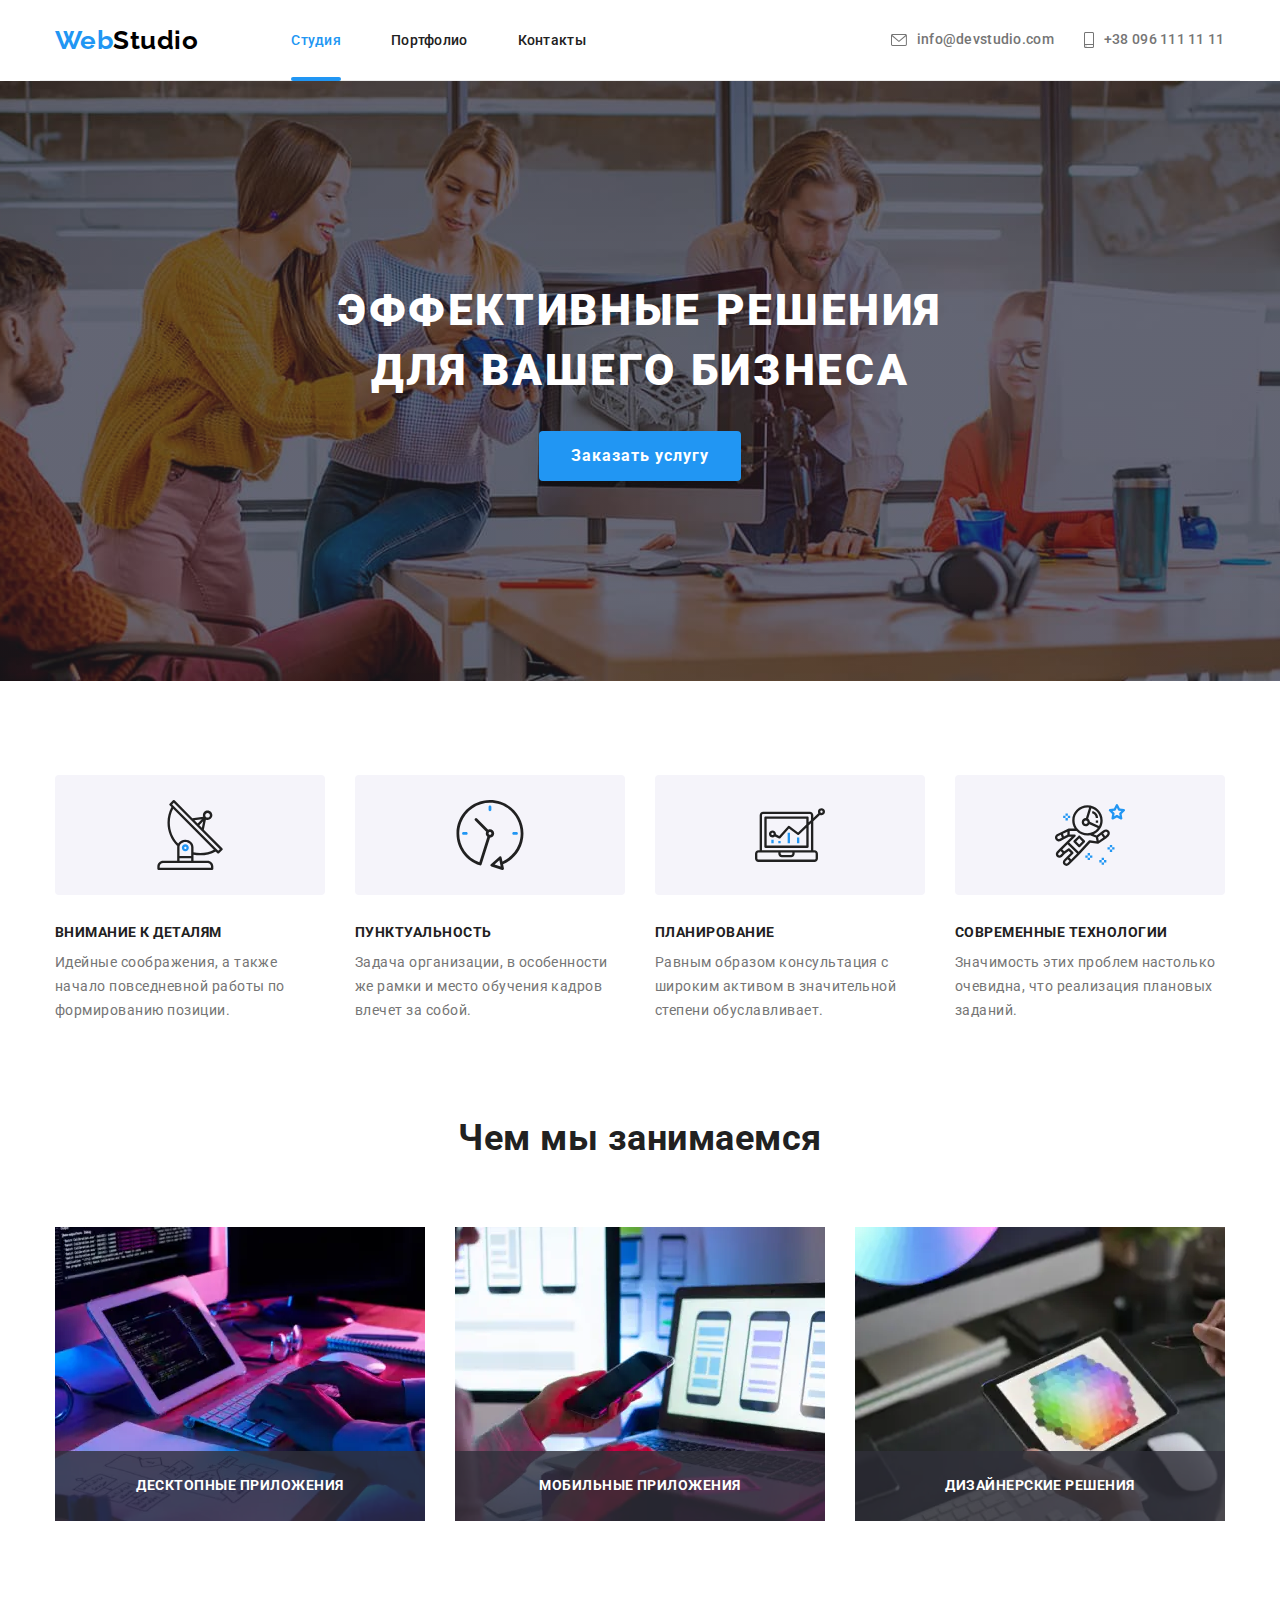
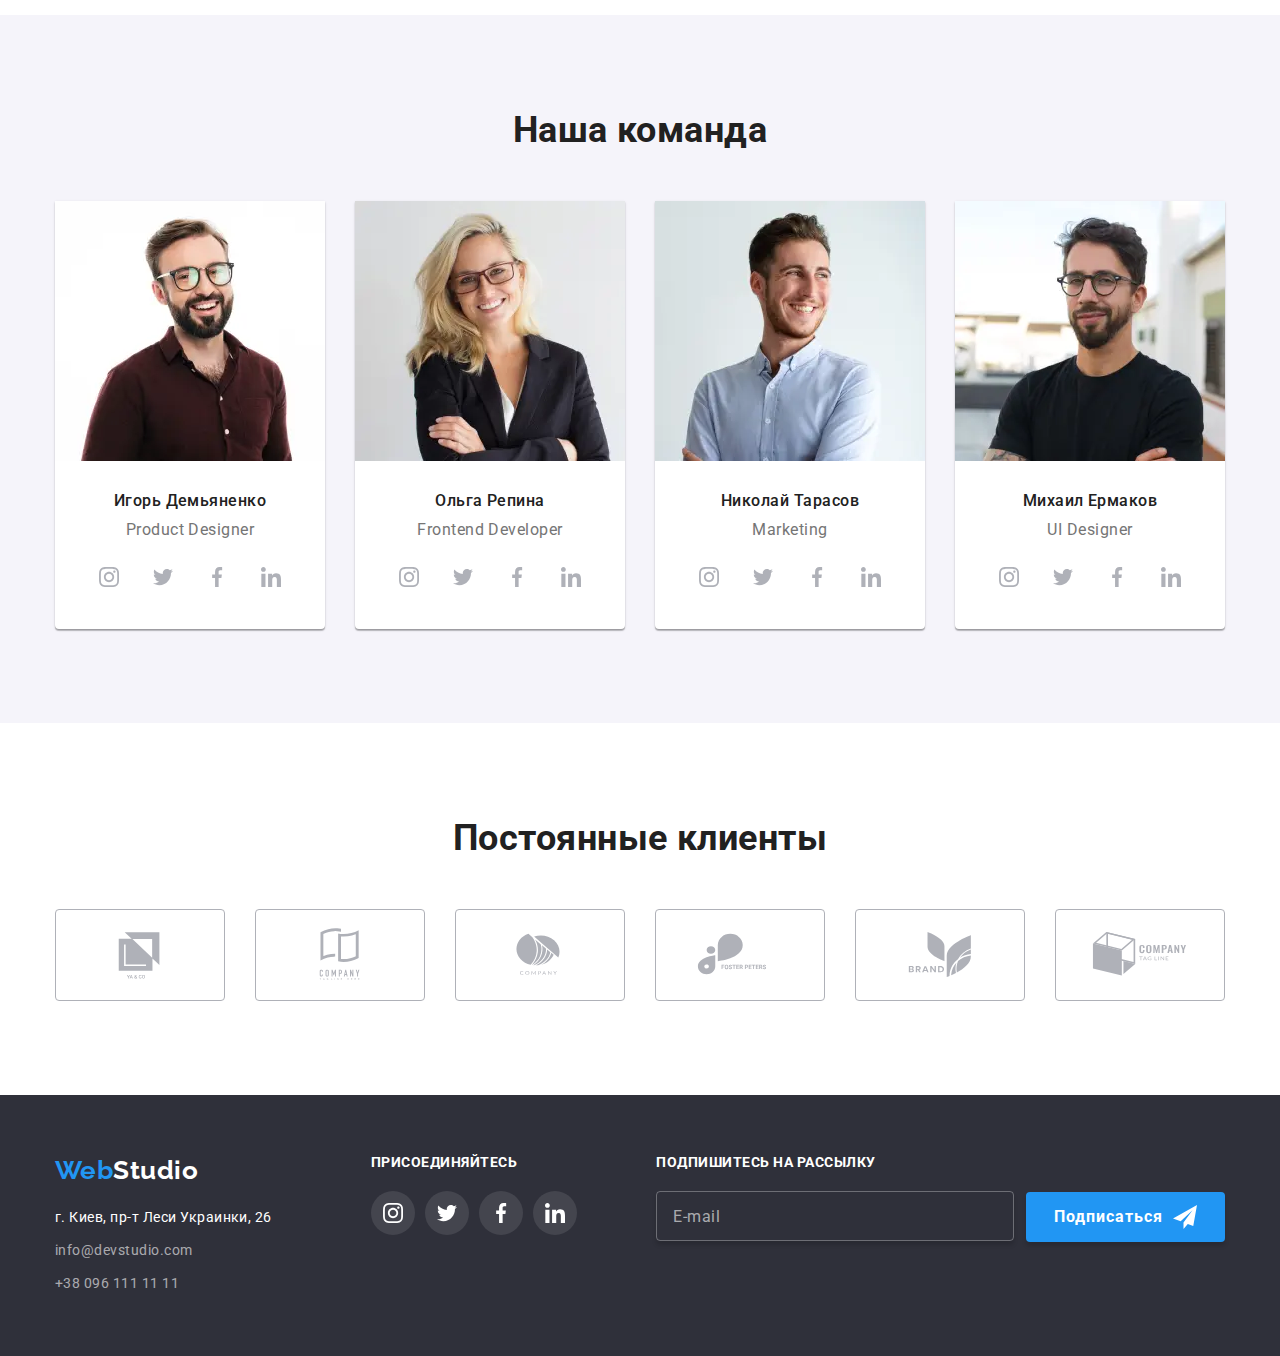
<file: index.html>
<!DOCTYPE html>
<html lang="ru">
  <head>
    <meta charset="UTF-8" />
    <meta http-equiv="X-UA-Compatible" content="IE=edge" />
    <meta name="viewport" content="width=device-width, initial-scale=1.0" />
    <title>WEB Студия</title>
    <link
      href="https://fonts.googleapis.com/css2?family=Raleway:wght@700&family=Roboto:wght@400;500;700;900&display=swap"
      rel="stylesheet"
    />
    <link
      rel="stylesheet"
      href="https://cdnjs.cloudflare.com/ajax/libs/modern-normalize/1.0.0/modern-normalize.min.css"
    />
    <link rel="stylesheet" href="./css/main.min.css" />
  </head>

  <body>
    <header>
      <div class="container header-container">
        <a class="logo" href="./index.html"> <span class="logo__accent">Web</span>Studio</a>

        <button
          class="menu-button"
          type="button"
          aria-expanded="false"
          aria-controls="menu-container"
          data-menu-button
        >
          <svg width="40px" height="40px" aria-label="переключатель мобильного меню">
            <use class="icon-menu" href="./images/icons.svg#icon-menu"></use>
            <use class="icon-close" href="./images/icons.svg#icon-close"></use>
          </svg>
        </button>
        <div class="menu-container" id="menu-container" data-menu>
          <nav class="nav">
            <ul class="site-nav">
              <li class="site-nav__list">
                <a href="./index.html" class="site-nav__link active">Студия</a>
              </li>

              <li class="site-nav__list">
                <div><a href="./portfolio.html" class="site-nav__link">Портфолио</a></div>
              </li>

              <li class="site-nav__list">
                <div><a href="" class="site-nav__link">Контакты</a></div>
              </li>
            </ul>
          </nav>

          <div class="mobile-adress">
            <ul class="address">
              <li class="address__item">
                <a class="address__link address__link--top" href="mailto:info@devstudio.com"
                  ><svg class="address__icon--envelope" width="16" height="12">
                    <use href="./images/icons.svg#icon-envelope"></use></svg
                  ><span class="address__text">info@devstudio.com</span></a
                >
              </li>

              <li class="address__item">
                <a class="address__link address__link--bottom" href="tell:380961111111"
                  ><svg class="address__icon--tell" width="10" height="16">
                    <use href="./images/icons.svg#icon-smartphone"></use></svg
                  ><span class="address__tell">+38 096 111 11 11</span></a
                >
              </li>
            </ul>
            <ul class="mobile-networks">
              <li class="mobile-networks__list">
                <a href="" class="mobile-networks__link" aria-label="instagram">Instagram</a>
              </li>

              <li class="mobile-networks__list">
                <a href="" class="mobile-networks__link" aria-label="twitter">Twitter</a>
              </li>

              <li class="mobile-networks__list">
                <a href="" class="mobile-networks__link" aria-label="facebook">Facebook</a>
              </li>

              <li class="mobile-networks__list">
                <a
                  href="./images/icons.svg#icon-linkedin"
                  class="mobile-networks__link"
                  aria-label="linkedin"
                  >LinkedIn</a
                >
              </li>
            </ul>
          </div>
        </div>
      </div>
    </header>

    <main>
      <section class="hero">
        <div class="container">
          <h1 class="hero__title">
            Эффективные решения <br />
            для вашего бизнеса
          </h1>
          <button class="button" type="button" data-modal-open>Заказать услугу</button>
        </div>
      </section>

      <!--Блок с особенностями, 4 столбика-->
      <section class="section">
        <div class="container">
          <h2 class="visually-hidden">Особенности</h2>

          <ul class="features">
            <li class="features__item">
              <div class="features__icon">
                <svg width="70" height="70">
                  <use href="./images/icons.svg#icon-antenna"></use>
                </svg>
              </div>
              <h3 class="features__title">Внимание к деталям</h3>
              <p class="features__description">
                Идейные соображения, а также начало повседневной работы по формированию позиции.
              </p>
            </li>

            <li class="features__item">
              <div class="features__icon">
                <svg width="70" height="70">
                  <use href="./images/icons.svg#icon-clock"></use>
                </svg>
              </div>
              <h3 class="features__title">Пунктуальность</h3>
              <p class="features__description">
                Задача организации, в особенности же рамки и место обучения кадров влечет за собой.
              </p>
            </li>

            <li class="features__item">
              <div class="features__icon">
                <svg width="70" height="70">
                  <use href="./images/icons.svg#icon-comp"></use>
                </svg>
              </div>
              <h3 class="features__title">Планирование</h3>
              <p class="features__description">
                Равным образом консультация с широким активом в значительной степени обуславливает.
              </p>
            </li>

            <li class="features__item">
              <div class="features__icon">
                <svg width="70" height="70">
                  <use href="./images/icons.svg#icon-cosm"></use>
                </svg>
              </div>
              <h3 class="features__title">Современные технологии</h3>
              <p class="features__description">
                Значимость этих проблем настолько очевидна, что реализация плановых заданий.
              </p>
            </li>
          </ul>
        </div>
      </section>

      <!--Блок чем занимаемся, 3 картинки-->
      <section class="section skill">
        <div class="container">
          <h2 class="section-title">Чем мы занимаемся</h2>
          <ul class="skills">
            <li class="skills__item">
              <picture>
                <source
                  srcset="./images/img1-370-1x.webp 1x, ./images/img1-370-2x.webp 2x"
                  media="(min-width: 1200px)"
                  type="image/webp"
                />

                <img
                  srcset="./images/img1-370-1x.jpg, ./images/img1-370-2x.jpg 2x"
                  src="./images/img1-370-1x.jpg"
                  alt="Набирает код на клавиатуре"
                />
              </picture>
              <div class="skills__content"><p>десктопные приложения</p></div>
            </li>

            <li class="skills__item">
              <picture>
                <source
                  srcset="./images/img1-370-1x-1.webp 1x, ./images/img1-370-2x-1.webp 2x"
                  media="(min-width: 1200px) "
                  type="image/webp"
                />
                <img
                  srcset="./images/img1-370-1x-1.jpg, ./images/img1-370-2x-1.jpg 2x"
                  src="./images/img1-370-1x-1.jpg"
                  alt="держит телефон перед монитором с изображением нескольких телефонов"
                />
              </picture>
              <div class="skills__content"><p>мобильные приложения</p></div>
            </li>

            <li class="skills__item">
              <picture>
                <source
                  srcset="./images/img1-370-1x-2.webp 1x, ./images/img1-370-2x-2.webp 2x"
                  media="(min-width: 1200px) "
                  type="image/webp"
                />
                <img
                  srcset="./images/img1-370-1x-2.jpg, ./images/img1-370-2x-2.jpg 2x"
                  src="./images/img1-370-1x-2.jpg"
                  alt="планшет с таблицей цветов на нем"
                />
              </picture>
              <div class="skills__content"><p>дизайнерские решения</p></div>
            </li>
          </ul>
        </div>
      </section>

      <!--Блока "наша команда" 4 картинки с подписями-->
      <section class="our-command section">
        <div class="container">
          <h2 class="section-title">Наша команда</h2>
          <ul class="our-peoples">
            <li class="our-peoples__item">
              <picture>
                <source
                  srcset="./images/img2-270-1x.webp 1x, ./images/img2-270-2x.webp 2x"
                  type="image/webp"
                  media="(min-width: 1200px)"
                />
                <source
                  srcset="./images/img2-354-1x.webp 1x, ./images/img2-354-2x.webp 2x"
                  type="image/webp"
                  media="(min-width: 768px)"
                />
                <source
                  srcset="./images/img2-450-1x.webp 1x, ./images/img2-450-2x.webp 2x"
                  type="image/webp"
                  media="(max-width: 767px)"
                />

                <source
                  srcset="./images/img2-270-1x.jpg 1x, ./images/img2-270-2x.jpg 2x"
                  type="image/webp"
                  media="(min-width: 1200px)"
                />
                <source
                  srcset="./images/img2-354-1x.jpg 1x, ./images/img2-354-2x.jpg 2x"
                  media="(min-width: 768px)"
                />
                <source
                  srcset="./images/img2-450-1x.jpg 1x, ./images/img2-450-2x.jpg 2x"
                  media="(max-width: 767px)"
                />
                <img src="./images/img2-270-1x.jpg" alt="дизайнер продукта" />
              </picture>

              <div class="command-member">
                <h3 class="command-member__name">Игорь Демьяненко</h3>
                <p class="command-member__position">Product Designer</p>
                <ul class="social-networks">
                  <li class="social-networks__list">
                    <a href="" class="social-networks__link" aria-label="instagram"
                      ><svg width="20" height="20">
                        <use href="./images/icons.svg#icon-instagram2"></use></svg
                    ></a>
                  </li>

                  <li class="social-networks__list">
                    <a href="" class="social-networks__link" aria-label="twitter"
                      ><svg width="20" height="20">
                        <use href="./images/icons.svg#icon-twitter"></use></svg
                    ></a>
                  </li>

                  <li class="social-networks__list">
                    <a href="" class="social-networks__link" aria-label="facebook"
                      ><svg width="20" height="20">
                        <use href="./images/icons.svg#icon-facebook"></use></svg
                    ></a>
                  </li>

                  <li class="social-networks__list">
                    <a
                      href="./images/icons.svg#icon-linkedin"
                      class="social-networks__link"
                      aria-label="linkedin"
                      ><svg width="20" height="20">
                        <use href="./images/icons.svg#icon-linkedin"></use></svg
                    ></a>
                  </li>
                </ul>
              </div>
            </li>

            <li class="our-peoples__item">
              <picture>
                <source
                  srcset="./images/img2-270-1x-1.webp 1x, ./images/img2-270-2x-1.webp 2x"
                  type="image/webp"
                  media="(min-width: 1200px)"
                />
                <source
                  srcset="./images/img2-354-1x-1.webp 1x, ./images/img2-354-2x-1.webp 2x"
                  type="image/webp"
                  media="(min-width: 768px)"
                />
                <source
                  srcset="./images/img2-450-1x-1.webp 1x, ./images/img2-450-2x-1.webp 2x"
                  type="image/webp"
                  media="(max-width: 767px)"
                />

                <source
                  srcset="./images/img2-270-1x-1.jpg 1x, ./images/img2-270-2x-1.jpg 2x"
                  type="image/webp"
                  media="(min-width: 1200px)"
                />
                <source
                  srcset="./images/img2-354-1x-1.jpg 1x, ./images/img2-354-2x-1.jpg 2x"
                  media="(min-width: 768px)"
                />
                <source
                  srcset="./images/img2-450-1x-1.jpg 1x, ./images/img2-450-2x-1.jpg 2x"
                  media="(max-width: 767px)"
                />
                <img src="./images/olha.jpg" alt="фронтенд-разработчик" />
              </picture>

              <div class="command-member">
                <h3 class="command-member__name">Ольга Репина</h3>
                <p class="command-member__position">Frontend Developer</p>
                <ul class="social-networks">
                  <li class="social-networks__list">
                    <a href="" class="social-networks__link" aria-label="instagram"
                      ><svg width="20" height="20">
                        <use href="./images/icons.svg#icon-instagram2"></use></svg
                    ></a>
                  </li>
                  <li class="social-networks__list">
                    <a href="" class="social-networks__link" aria-label="twitter"
                      ><svg width="20" height="20">
                        <use href="./images/icons.svg#icon-twitter"></use></svg
                    ></a>
                  </li>
                  <li class="social-networks__list">
                    <a href="" class="social-networks__link" aria-label="facebook"
                      ><svg width="20" height="20">
                        <use href="./images/icons.svg#icon-facebook"></use></svg
                    ></a>
                  </li>
                  <li class="social-networks__list">
                    <a
                      href="./images/icons.svg#icon-linkedin"
                      class="social-networks__link"
                      aria-label="linkedin"
                      ><svg width="20" height="20">
                        <use href="./images/icons.svg#icon-linkedin"></use></svg
                    ></a>
                  </li>
                </ul>
              </div>
            </li>

            <li class="our-peoples__item">
              <picture>
                <source
                  srcset="./images/img2-270-1x-2.webp 1x, ./images/img2-270-2x-2.webp 2x"
                  type="image/webp"
                  media="(min-width: 1200px)"
                />
                <source
                  srcset="./images/img2-354-1x-2.webp 1x, ./images/img2-354-2x-2.webp 2x"
                  type="image/webp"
                  media="(min-width: 768px)"
                />
                <source
                  srcset="./images/img2-450-1x-2.webp 1x, ./images/img2-450-2x-2.webp 2x"
                  type="image/webp"
                  media="(max-width: 767px)"
                />

                <source
                  srcset="./images/img2-270-1x-2.jpg 1x, ./images/img2-270-2x-2.jpg 2x"
                  type="image/webp"
                  media="(min-width: 1200px)"
                />
                <source
                  srcset="./images/img2-354-1x-2.jpg 1x, ./images/img2-354-2x-2.jpg 2x"
                  media="(min-width: 768px)"
                />
                <source
                  srcset="./images/img2-450-1x-2.jpg 1x, ./images/img2-450-2x-2.jpg 2x"
                  media="(max-width: 767px)"
                />
                <img src="./images/nick.jpg" alt="маркетинг" />
              </picture>

              <div class="command-member">
                <h3 class="command-member__name">Николай Тарасов</h3>
                <p class="command-member__position">Marketing</p>
                <ul class="social-networks">
                  <li class="social-networks__list">
                    <a href="" class="social-networks__link" aria-label="instagram"
                      ><svg width="20" height="20">
                        <use href="./images/icons.svg#icon-instagram2"></use></svg
                    ></a>
                  </li>
                  <li class="social-networks__list">
                    <a href="" class="social-networks__link" aria-label="twitter"
                      ><svg width="20" height="20">
                        <use href="./images/icons.svg#icon-twitter"></use></svg
                    ></a>
                  </li>
                  <li class="social-networks__list">
                    <a href="" class="social-networks__link" aria-label="facebook"
                      ><svg width="20" height="20">
                        <use href="./images/icons.svg#icon-facebook"></use></svg
                    ></a>
                  </li>
                  <li class="social-networks__list">
                    <a
                      href="./images/icons.svg#icon-linkedin"
                      class="social-networks__link"
                      aria-label="linkedin"
                      ><svg width="20" height="20">
                        <use href="./images/icons.svg#icon-linkedin"></use></svg
                    ></a>
                  </li>
                </ul>
              </div>
            </li>

            <li class="our-peoples__item">
              <picture>
                <source
                  srcset="./images/img2-270-1x-3.webp 1x, ./images/img2-270-2x-3.webp 2x"
                  type="image/webp"
                  media="(min-width: 1200px)"
                />
                <source
                  srcset="./images/img2-354-1x-3.webp 1x, ./images/img2-354-2x-3.webp 2x"
                  type="image/webp"
                  media="(min-width: 768px)"
                />
                <source
                  srcset="./images/img2-450-1x-3.webp 1x, ./images/img2-450-2x-3.webp 2x"
                  type="image/webp"
                  media="(max-width: 767px)"
                />

                <source
                  srcset="./images/img2-270-1x-3.jpg 1x, ./images/img2-270-2x-3.jpg 2x"
                  type="image/webp"
                  media="(min-width: 1200px)"
                />
                <source
                  srcset="./images/img2-354-1x-3.jpg 1x, ./images/img2-354-2x-3.jpg 2x"
                  media="(min-width: 768px)"
                />
                <source
                  srcset="./images/img2-450-1x-3.jpg 1x, ./images/img2-450-2x-3.jpg 2x"
                  media="(max-width: 767px)"
                />
                <img src="./images/michel.jpg" alt="дизайнер пользовательского интерфейса" />
              </picture>

              <div class="command-member">
                <h3 class="command-member__name">Михаил Ермаков</h3>
                <p class="command-member__position">UI Designer</p>
                <ul class="social-networks">
                  <li class="social-networks__list">
                    <a href="" class="social-networks__link" aria-label="instagram"
                      ><svg width="20" height="20">
                        <use href="./images/icons.svg#icon-instagram2"></use></svg
                    ></a>
                  </li>
                  <li class="social-networks__list">
                    <a href="" class="social-networks__link" aria-label="twitter"
                      ><svg width="20" height="20">
                        <use href="./images/icons.svg#icon-twitter"></use></svg
                    ></a>
                  </li>
                  <li class="social-networks__list">
                    <a href="" class="social-networks__link" aria-label="facebook"
                      ><svg width="20" height="20">
                        <use href="./images/icons.svg#icon-facebook"></use></svg
                    ></a>
                  </li>
                  <li class="social-networks__list">
                    <a
                      href="./images/icons.svg#icon-linkedin"
                      class="social-networks__link"
                      aria-label="linkedin"
                      ><svg width="20" height="20">
                        <use href="./images/icons.svg#icon-linkedin"></use></svg
                    ></a>
                  </li>
                </ul>
              </div>
            </li>
          </ul>
        </div>
      </section>

      <section class="section">
        <h2 class="section-title">Постоянные клиенты</h2>
        <div class="container">
          <ul class="clients">
            <li class="clients__item">
              <a href="" class="clients__link"
                ><svg width="106" height="60">
                  <use href="./images/icons.svg#icon-client1"></use></svg
              ></a>
            </li>
            <li class="clients__item">
              <a href="" class="clients__link"
                ><svg width="106" height="60">
                  <use href="./images/icons.svg#icon-client2"></use></svg
              ></a>
            </li>
            <li class="clients__item">
              <a href="" class="clients__link"
                ><svg width="106" height="60">
                  <use href="./images/icons.svg#icon-client3"></use></svg
              ></a>
            </li>
            <li class="clients__item">
              <a href="" class="clients__link"
                ><svg width="106" height="60">
                  <use href="./images/icons.svg#icon-client4"></use></svg
              ></a>
            </li>
            <li class="clients__item">
              <a href="" class="clients__link"
                ><svg width="106" height="60">
                  <use href="./images/icons.svg#icon-client5"></use></svg
              ></a>
            </li>
            <li class="clients__item">
              <a href="" class="clients__link"
                ><svg width="106" height="60">
                  <use href="./images/icons.svg#icon-client6"></use></svg
              ></a>
            </li>
          </ul>
        </div>
      </section>
    </main>

    <footer class="page-footer">
      <div class="container page-footer__container">
        <div class="page-footer__adr-container">
          <a class="logo logo--white" href="./index.html">
            <span class="logo__accent">Web</span>Studio</a
          >
          <address class="page-footer__contacts">
            <p class="page-footer__adr">г. Киев, пр-т Леси Украинки, 26</p>

            <ul>
              <li class="page-footer__item">
                <a class="page-footer__link" href="mailto:info@devstudio.com">info@devstudio.com</a>
              </li>

              <li><a class="page-footer__link" href="tell:380961111111">+38 096 111 11 11</a></li>
            </ul>
          </address>
        </div>

        <div class="add-please">
          <h3 class="slogan">присоединяйтесь</h3>
          <ul class="social-networks">
            <li class="social-networks__list">
              <a
                href=""
                class="social-networks__link social-networks__link--black-theme"
                aria-label="instagram"
                ><svg width="20" height="20">
                  <use href="./images/icons.svg#icon-instagram2"></use></svg
              ></a>
            </li>
            <li class="social-networks__list">
              <a
                href=""
                class="social-networks__link social-networks__link--black-theme"
                aria-label="twitter"
                ><svg width="20" height="20">
                  <use href="./images/icons.svg#icon-twitter"></use></svg
              ></a>
            </li>
            <li class="social-networks__list">
              <a
                href=""
                class="social-networks__link social-networks__link--black-theme"
                aria-label="facebook"
                ><svg width="20" height="20">
                  <use href="./images/icons.svg#icon-facebook"></use></svg
              ></a>
            </li>
            <li class="social-networks__list">
              <a
                href="./images/icons.svg#icon-linkedin"
                class="social-networks__link social-networks__link--black-theme"
                aria-label="linkedin"
                ><svg width="20" height="20">
                  <use href="./images/icons.svg#icon-linkedin"></use></svg
              ></a>
            </li>
          </ul>
        </div>

        <div>
          <b class="slogan">подпишитесь на рассылку</b>
          <form class="subscription-form" name="subscription_form" autocomplete="off" novalidate>
            <label for="user_email"> </label>
            <input
              class="subscription-form__input"
              type="email"
              name="email"
              id="user_email"
              placeholder="E-mail"
            />
            <button class="button button--alignment" type="submit">
              Подписаться
              <svg class="email-svg" width="24" height="24">
                <use href="./images/icons.svg#icon-send"></use>
              </svg>
            </button>
          </form>
        </div>
      </div>
    </footer>

    <div class="backdrop is-hidden" data-modal>
      <div class="modal">
        <button
          type="button"
          class="modal__modal-close"
          aria-label="Закрыть модальное окно"
          data-modal-close
        >
          <svg width="11" height="11">
            <use href="./images/icons.svg#icon-vector"></use>
          </svg>
        </button>

        <form class="user-form" autocomplete="off">
          <b class="place-data">Оставьте свои данные, мы вам перезвоним</b>

          <div class="user-form__field-cover">
            <label class="user-form__label" for="user-name">Имя</label>
            <div class="user-form__input-cover">
              <input class="user-form__input" type="text" name="user-name" id="user-name" />
              <svg class="user-form__input-icon" width="18" height="18">
                <use href="./images/icons.svg#icon-person-black"></use>
              </svg>
            </div>
          </div>

          <div class="user-form__field-cover">
            <label class="user-form__label" for="user-tel">Телефон</label>
            <div class="user-form__input-cover">
              <input class="user-form__input" type="tel" name="user-tel" id="user-tel" />
              <svg class="user-form__input-icon" width="18" height="18">
                <use href="./images/icons.svg#icon-phone-black"></use>
              </svg>
            </div>
          </div>

          <div class="user-form__field-cover">
            <label class="user-form__label" for="user-email">Почта</label>
            <div class="user-form__input-cover">
              <input
                class="user-form__input"
                type="email"
                name="user-email"
                id="user-email"
                autocomplete="on"
              />
              <svg class="user-form__input-icon" width="18" height="18">
                <use href="./images/icons.svg#icon-email-black"></use>
              </svg>
            </div>
          </div>

          <div class="user-form__field-cover">
            <label class="user-form__label" for="comments">Комментарий</label>
            <textarea
              class="user-form__textarea"
              name="comments"
              id="comments"
              placeholder="Введите текст"
            ></textarea>
          </div>

          <label class="user-form__checkbox-label"
            ><input class="user-form__checkbox" type="checkbox" name="policy" value="" />
            <span class="user-form__checkbox-icon">
              <svg class="" width="16" height="15">
                <use href="./images/icons.svg#icon-check-2-1"></use></svg></span
            ><span
              >Соглашаюсь с рассылкой и принимаю
              <a class="user-form__policy-terms" href="">Условия договора</a></span
            >
          </label>

          <button class="button user-form__button" type="submit">Отправить</button>
        </form>
      </div>
    </div>

    <script src="./js/modal.js"></script>
    <script src="./js/menu.js"></script>
  </body>
</html>
</file>
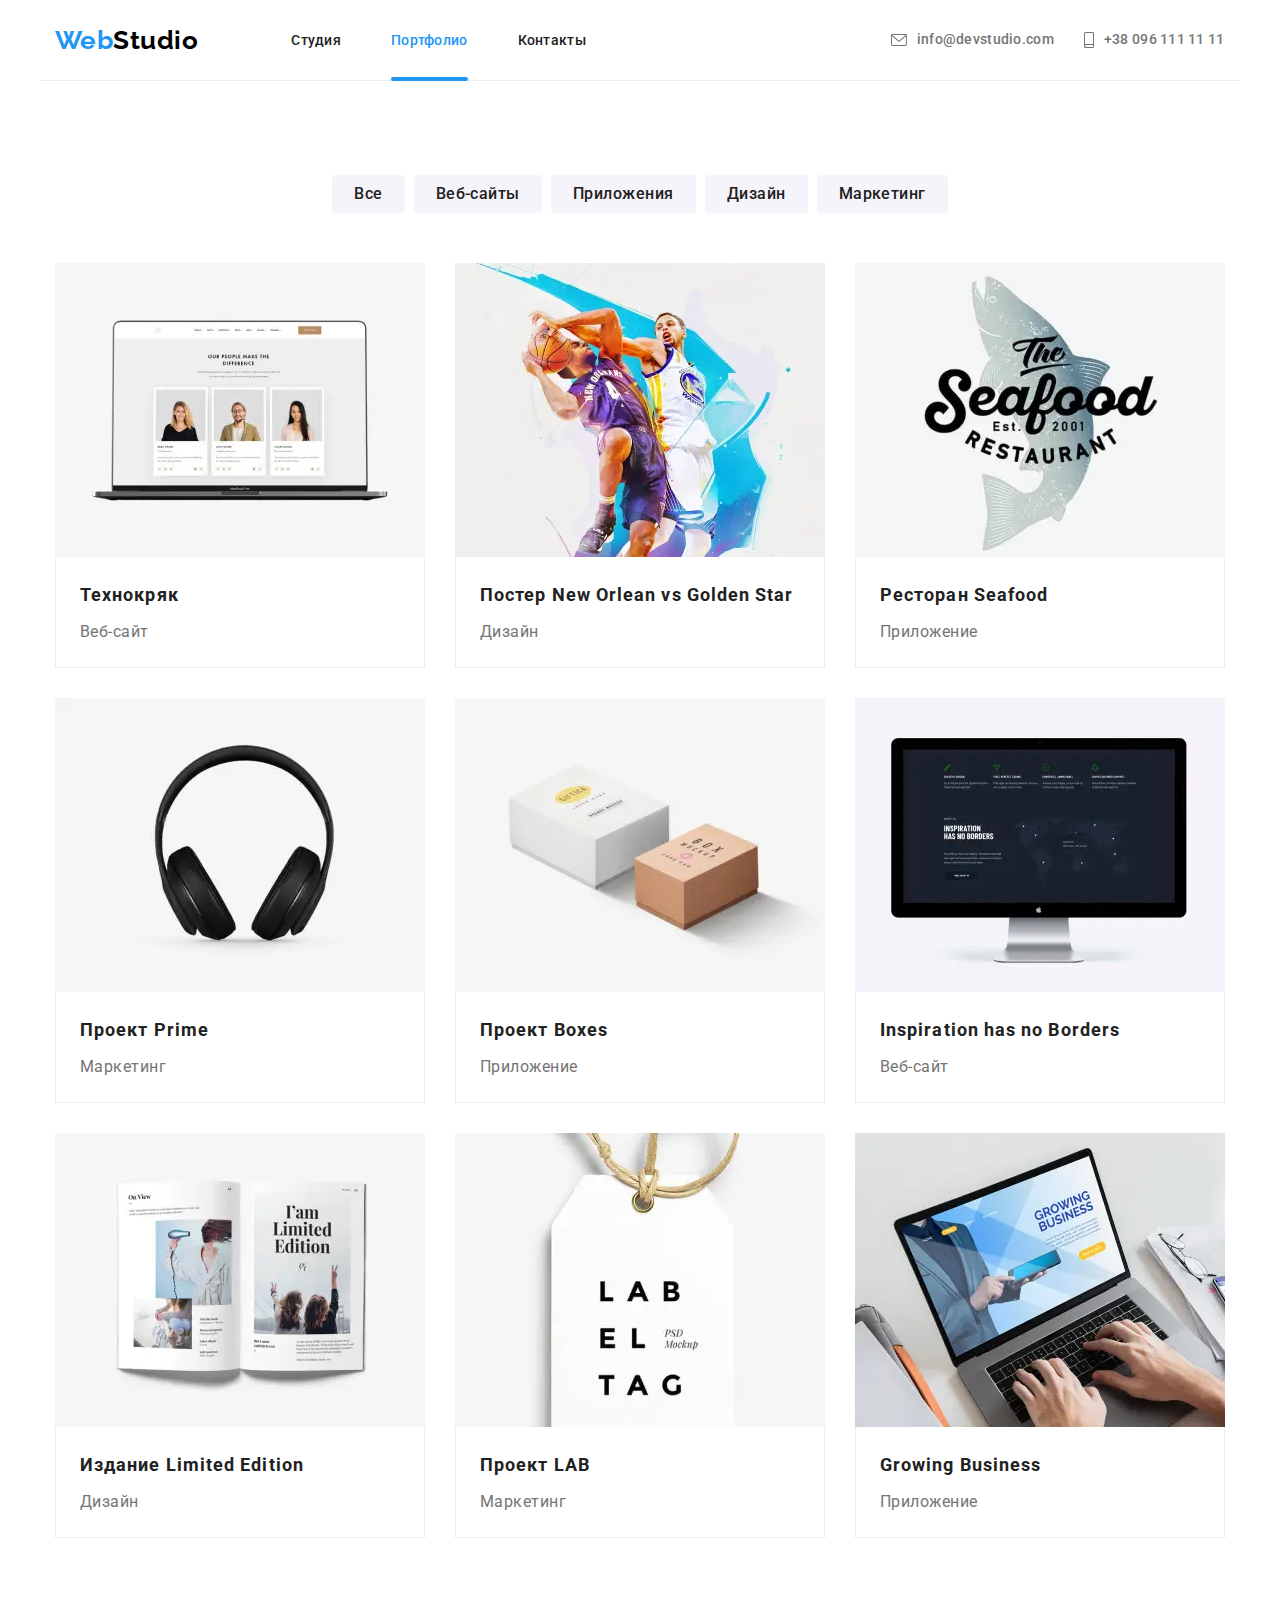
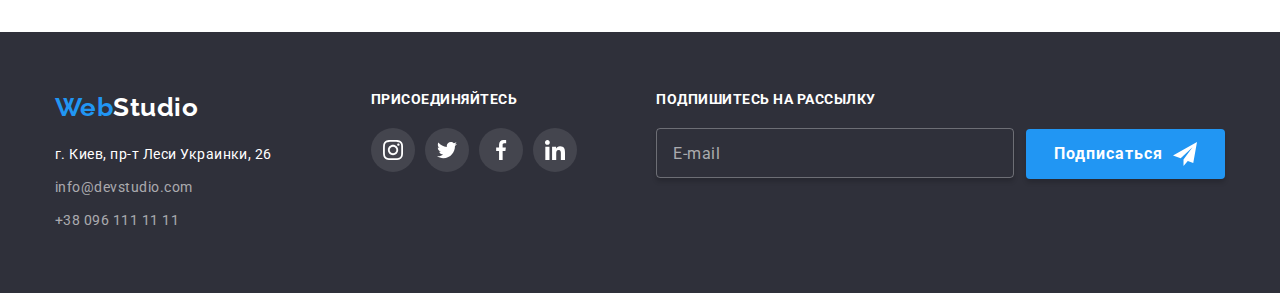
<file: portfolio.html>
<!DOCTYPE html>
<html lang="ru">
  <head>
    <meta charset="UTF-8" />
    <meta http-equiv="X-UA-Compatible" content="IE=edge" />
    <meta name="viewport" content="width=device-width, initial-scale=1.0" />
    <title>Портфолио Web студии</title>
    <link
      href="https://fonts.googleapis.com/css2?family=Raleway:wght@700&family=Roboto:wght@400;500;700;900&display=swap"
      rel="stylesheet"
    />
    <link
      rel="stylesheet"
      href="https://cdnjs.cloudflare.com/ajax/libs/modern-normalize/1.0.0/modern-normalize.min.css"
    />
    <link rel="stylesheet" href="./css/main.min.css" />
  </head>

  <body>
    <header>
      <div class="container header-container">
        <a class="logo" href="./index.html"> <span class="logo__accent">Web</span>Studio</a>

        <button
          class="menu-button"
          type="button"
          aria-expanded="false"
          aria-controls="menu-container"
          data-menu-button
        >
          <svg width="40px" height="40px" aria-label="переключатель мобильного меню">
            <use class="icon-menu" href="./images/icons.svg#icon-menu"></use>
            <use class="icon-close" href="./images/icons.svg#icon-close"></use>
          </svg>
        </button>
        <div class="menu-container" id="menu-container" data-menu>
          <nav class="nav">
            <ul class="site-nav">
              <li class="site-nav__list">
                <a href="./index.html" class="site-nav__link">Студия</a>
              </li>

              <li class="site-nav__list">
                <div><a href="./portfolio.html" class="site-nav__link active">Портфолио</a></div>
              </li>

              <li class="site-nav__list">
                <div><a href="" class="site-nav__link">Контакты</a></div>
              </li>
            </ul>
          </nav>

          <div class="mobile-adress">
            <ul class="address">
              <li class="address__item">
                <a class="address__link address__link--top" href="mailto:info@devstudio.com"
                  ><svg class="address__icon--envelope" width="16" height="12">
                    <use href="./images/icons.svg#icon-envelope"></use></svg
                  ><span class="address__text">info@devstudio.com</span></a
                >
              </li>

              <li class="address__item">
                <a class="address__link address__link--bottom" href="tell:380961111111"
                  ><svg class="address__icon--tell" width="10" height="16">
                    <use href="./images/icons.svg#icon-smartphone"></use></svg
                  ><span class="address__tell">+38 096 111 11 11</span></a
                >
              </li>
            </ul>
            <ul class="mobile-networks">
              <li class="mobile-networks__list">
                <a href="" class="mobile-networks__link" aria-label="instagram">Instagram</a>
              </li>

              <li class="mobile-networks__list">
                <a href="" class="mobile-networks__link" aria-label="twitter">Twitter</a>
              </li>

              <li class="mobile-networks__list">
                <a href="" class="mobile-networks__link" aria-label="facebook">Facebook</a>
              </li>

              <li class="mobile-networks__list">
                <a
                  href="./images/icons.svg#icon-linkedin"
                  class="mobile-networks__link"
                  aria-label="linkedin"
                  >LinkedIn</a
                >
              </li>
            </ul>
          </div>
        </div>
      </div>
    </header>

    <main>
      <section class="portfolio section">
        <div class="container">
          <h1 class="visually-hidden">Что мы делаем</h1>
          <ul class="portfolio__menu">
            <li class="portfolio__item">
              <button type="button" class="portfolio__button">Все</button>
            </li>
            <li class="portfolio__item">
              <button type="button" class="portfolio__button">Веб-сайты</button>
            </li>
            <li class="portfolio__item">
              <button type="button" class="portfolio__button">Приложения</button>
            </li>
            <li class="portfolio__item">
              <button type="button" class="portfolio__button">Дизайн</button>
            </li>
            <li class="portfolio__item">
              <button type="button" class="portfolio__button">Маркетинг</button>
            </li>
          </ul>

          <h2 class="visually-hidden">Постеры с ссылками</h2>
          <ul class="card-set">
            <li class="card-set__item">
              <a class="card-set__link" href="">
                <div class="card-set__figure">
                  <picture>
                    <source
                      srcset="./images/img3-370-1x.webp 1x, ./images/img3-370-2x.webp 2x"
                      type="image/webp"
                      media="(min-width: 1200px)"
                    />
                    <source
                      srcset="./images/img3-354-1x.webp 1x, ./images/img3-354-2x.webp 2x"
                      type="image/webp"
                      media="(min-width: 768px)"
                    />
                    <source
                      srcset="./images/img3-450-1x.webp 1x, ./images/img3-450-2x.webp 2x"
                      type="image/webp"
                      media="(max-width: 767px)"
                    />

                    <source
                      srcset="./images/img3-370-1x.jpg 1x, ./images/img3-370-2x.jpg 2x"
                      type="image/webp"
                      media="(min-width: 1200px)"
                    />
                    <source
                      srcset="./images/img3-354-1x.jpg 1x, ./images/img3-354-2x.jpg 2x"
                      media="(min-width: 768px)"
                    />
                    <source
                      srcset="./images/img3-450-1x.jpg 1x, ./images/img3-450-2x.jpg 2x"
                      media="(max-width: 767px)"
                    />
                    <img
                      src="./images/port1.jpg"
                      alt="3 фото разных людей на экране ноутбука"
                      class="port-img"
                    />
                  </picture>

                  <p class="card-set__content">
                    Ресурс предлагает комплексные предложения с разным уровнем функционала и
                    сервисов. Все это позволит посетителю получить исчерпывающие сведения о компании
                    или частном лице.
                  </p>
                </div>
                <div class="card-set__stand">
                  <h2 class="card-set__card-title">Технокряк</h2>
                  <p class="card-set__card-subtitle">Веб-сайт</p>
                </div>
              </a>
            </li>

            <li class="card-set__item">
              <a class="card-set__link" href="">
                <div class="card-set__figure">
                  <picture>
                    <source
                      srcset="./images/img3-370-1x-1.webp 1x, ./images/img3-370-2x-1.webp 2x"
                      type="image/webp"
                      media="(min-width: 1200px)"
                    />
                    <source
                      srcset="./images/img3-354-1x-1.webp 1x, ./images/img3-354-2x-1.webp 2x"
                      type="image/webp"
                      media="(min-width: 768px)"
                    />
                    <source
                      srcset="./images/img3-450-1x-1.webp 1x, ./images/img3-450-2x-1.webp 2x"
                      type="image/webp"
                      media="(max-width: 767px)"
                    />

                    <source
                      srcset="./images/img3-370-1x-1.jpg 1x, ./images/img3-370-2x-1.jpg 2x"
                      type="image/webp"
                      media="(min-width: 1200px)"
                    />
                    <source
                      srcset="./images/img3-354-1x-1.jpg 1x, ./images/img3-354-2x-1.jpg 2x"
                      media="(min-width: 768px)"
                    />
                    <source
                      srcset="./images/img3-450-1x-1.jpg 1x, ./images/img3-450-2x-1.jpg 2x"
                      media="(max-width: 767px)"
                    />
                    <img
                      src="./images/port2.jpg"
                      alt="баскетболисты борятся за мяч"
                      class="port-img"
                    />
                  </picture>

                  <p class="card-set__content">
                    Ресурс предлагает комплексные предложения с разным уровнем функционала и
                    сервисов. Все это позволит посетителю получить исчерпывающие сведения о компании
                    или частном лице.
                  </p>
                </div>
                <div class="card-set__stand">
                  <h2 class="card-set__card-title">Постер New Orlean vs Golden Star</h2>
                  <p class="card-set__card-subtitle">Дизайн</p>
                </div>
              </a>
            </li>

            <li class="card-set__item">
              <a class="card-set__link" href="">
                <div class="card-set__figure">
                  <picture>
                    <source
                      srcset="./images/img3-370-1x-2.webp 1x, ./images/img3-370-2x-2.webp 2x"
                      type="image/webp"
                      media="(min-width: 1200px)"
                    />
                    <source
                      srcset="./images/img3-354-1x-2.webp 1x, ./images/img3-354-2x-2.webp 2x"
                      type="image/webp"
                      media="(min-width: 768px)"
                    />
                    <source
                      srcset="./images/img3-450-1x-2.webp 1x, ./images/img3-450-2x-2.webp 2x"
                      type="image/webp"
                      media="(max-width: 767px)"
                    />

                    <source
                      srcset="./images/img3-370-1x-2.jpg 1x, ./images/img3-370-2x-2.jpg 2x"
                      type="image/webp"
                      media="(min-width: 1200px)"
                    />
                    <source
                      srcset="./images/img3-354-1x-2.jpg 1x, ./images/img3-354-2x-2.jpg 2x"
                      media="(min-width: 768px)"
                    />
                    <source
                      srcset="./images/img3-450-1x-2.jpg 1x, ./images/img3-450-2x-2.jpg 2x"
                      media="(max-width: 767px)"
                    />
                    <img
                      src="./images/port3.jpg"
                      alt="рыба на логотипе ресторана"
                      class="port-img"
                    />
                  </picture>

                  <p class="card-set__content">
                    Ресурс предлагает комплексные предложения с разным уровнем функционала и
                    сервисов. Все это позволит посетителю получить исчерпывающие сведения о компании
                    или частном лице.
                  </p>
                </div>
                <div class="card-set__stand">
                  <h2 class="card-set__card-title">Ресторан Seafood</h2>
                  <p class="card-set__card-subtitle">Приложение</p>
                </div>
              </a>
            </li>

            <li class="card-set__item">
              <a class="card-set__link" href="">
                <div class="card-set__figure">
                  <picture>
                    <source
                      srcset="./images/img3-370-1x-3.webp 1x, ./images/img3-370-2x-3.webp 2x"
                      type="image/webp"
                      media="(min-width: 1200px)"
                    />
                    <source
                      srcset="./images/img3-354-1x-3.webp 1x, ./images/img3-354-2x-3.webp 2x"
                      type="image/webp"
                      media="(min-width: 768px)"
                    />
                    <source
                      srcset="./images/img3-450-1x-3.webp 1x, ./images/img3-450-2x-3.webp 2x"
                      type="image/webp"
                      media="(max-width: 767px)"
                    />

                    <source
                      srcset="./images/img3-370-1x-3.jpg 1x, ./images/img3-370-2x-3.jpg 2x"
                      type="image/webp"
                      media="(min-width: 1200px)"
                    />
                    <source
                      srcset="./images/img3-354-1x-3.jpg 1x, ./images/img3-354-2x-3.jpg 2x"
                      media="(min-width: 768px)"
                    />
                    <source
                      srcset="./images/img3-450-1x-3.jpg 1x, ./images/img3-450-2x-3.jpg 2x"
                      media="(max-width: 767px)"
                    />
                    <img src="./images/port4.jpg" alt="наушники" class="port-img" />
                  </picture>

                  <p class="card-set__content">
                    Ресурс предлагает комплексные предложения с разным уровнем функционала и
                    сервисов. Все это позволит посетителю получить исчерпывающие сведения о компании
                    или частном лице.
                  </p>
                </div>
                <div class="card-set__stand">
                  <h2 class="card-set__card-title">Проект Prime</h2>
                  <p class="card-set__card-subtitle">Маркетинг</p>
                </div>
              </a>
            </li>

            <li class="card-set__item">
              <a class="card-set__link" href="">
                <div class="card-set__figure">
                  <picture>
                    <source
                      srcset="./images/img3-370-1x-4.webp 1x, ./images/img3-370-2x-4.webp 2x"
                      type="image/webp"
                      media="(min-width: 1200px)"
                    />
                    <source
                      srcset="./images/img3-354-1x-4.webp 1x, ./images/img3-354-2x-4.webp 2x"
                      type="image/webp"
                      media="(min-width: 768px)"
                    />
                    <source
                      srcset="./images/img3-450-1x-4.webp 1x, ./images/img3-450-2x-4.webp 2x"
                      type="image/webp"
                      media="(max-width: 767px)"
                    />

                    <source
                      srcset="./images/img3-370-1x-4.jpg 1x, ./images/img3-370-2x-4.jpg 2x"
                      type="image/webp"
                      media="(min-width: 1200px)"
                    />
                    <source
                      srcset="./images/img3-354-1x-4.jpg 1x, ./images/img3-354-2x-4.jpg 2x"
                      media="(min-width: 768px)"
                    />
                    <source
                      srcset="./images/img3-450-1x-4.jpg 1x, ./images/img3-450-2x-4.jpg 2x"
                      media="(max-width: 767px)"
                    />
                    <img src="./images/port5.jpg" alt="2 коробки" class="port-img" />
                  </picture>

                  <p class="card-set__content">
                    Ресурс предлагает комплексные предложения с разным уровнем функционала и
                    сервисов. Все это позволит посетителю получить исчерпывающие сведения о компании
                    или частном лице.
                  </p>
                </div>
                <div class="card-set__stand">
                  <h2 class="card-set__card-title">Проект Boxes</h2>
                  <p class="card-set__card-subtitle">Приложение</p>
                </div>
              </a>
            </li>

            <li class="card-set__item">
              <a class="card-set__link" href="">
                <div class="card-set__figure">
                  <picture>
                    <source
                      srcset="./images/img3-370-1x-5.webp 1x, ./images/img3-370-2x-5.webp 2x"
                      type="image/webp"
                      media="(min-width: 1200px)"
                    />
                    <source
                      srcset="./images/img3-354-1x-5.webp 1x, ./images/img3-354-2x-5.webp 2x"
                      type="image/webp"
                      media="(min-width: 768px)"
                    />
                    <source
                      srcset="./images/img3-450-1x-5.webp 1x, ./images/img3-450-2x-5.webp 2x"
                      type="image/webp"
                      media="(max-width: 767px)"
                    />

                    <source
                      srcset="./images/img3-370-1x-5.jpg 1x, ./images/img3-370-2x-5.jpg 2x"
                      type="image/webp"
                      media="(min-width: 1200px)"
                    />
                    <source
                      srcset="./images/img3-354-1x-5.jpg 1x, ./images/img3-354-2x-5.jpg 2x"
                      media="(min-width: 768px)"
                    />
                    <source
                      srcset="./images/img3-450-1x-5.jpg 1x, ./images/img3-450-2x-5.jpg 2x"
                      media="(max-width: 767px)"
                    />
                    <img src="./images/port6.jpg" alt="экран компьютера" class="port-img" />
                  </picture>

                  <p class="card-set__content">
                    Ресурс предлагает комплексные предложения с разным уровнем функционала и
                    сервисов. Все это позволит посетителю получить исчерпывающие сведения о компании
                    или частном лице.
                  </p>
                </div>
                <div class="card-set__stand">
                  <h2 class="card-set__card-title">Inspiration has no Borders</h2>
                  <p class="card-set__card-subtitle">Веб-сайт</p>
                </div>
              </a>
            </li>

            <li class="card-set__item">
              <a class="card-set__link" href="">
                <div class="card-set__figure">
                  <picture>
                    <source
                      srcset="./images/img3-370-1x-6.webp 1x, ./images/img3-370-2x-6.webp 2x"
                      type="image/webp"
                      media="(min-width: 1200px)"
                    />
                    <source
                      srcset="./images/img3-354-1x-6.webp 1x, ./images/img3-354-2x-6.webp 2x"
                      type="image/webp"
                      media="(min-width: 768px)"
                    />
                    <source
                      srcset="./images/img3-450-1x-6.webp 1x, ./images/img3-450-2x-6.webp 2x"
                      type="image/webp"
                      media="(max-width: 767px)"
                    />

                    <source
                      srcset="./images/img3-370-1x-6.jpg 1x, ./images/img3-370-2x-6.jpg 2x"
                      type="image/webp"
                      media="(min-width: 1200px)"
                    />
                    <source
                      srcset="./images/img3-354-1x-6.jpg 1x, ./images/img3-354-2x-6.jpg 2x"
                      media="(min-width: 768px)"
                    />
                    <source
                      srcset="./images/img3-450-1x-6.jpg 1x, ./images/img3-450-2x-6.jpg 2x"
                      media="(max-width: 767px)"
                    />
                    <img
                      src="./images/port7.jpg"
                      alt="открытая книга ограниченной серии"
                      class="port-img"
                    />
                  </picture>

                  <p class="card-set__content">
                    Ресурс предлагает комплексные предложения с разным уровнем функционала и
                    сервисов. Все это позволит посетителю получить исчерпывающие сведения о компании
                    или частном лице.
                  </p>
                </div>
                <div class="card-set__stand">
                  <h2 class="card-set__card-title">Издание Limited Edition</h2>
                  <p class="card-set__card-subtitle">Дизайн</p>
                </div>
              </a>
            </li>

            <li class="card-set__item">
              <a class="card-set__link" href="">
                <div class="card-set__figure">
                  <picture>
                    <source
                      srcset="./images/img3-370-1x-7.webp 1x, ./images/img3-370-2x-7.webp 2x"
                      type="image/webp"
                      media="(min-width: 1200px)"
                    />
                    <source
                      srcset="./images/img3-354-1x-7.webp 1x, ./images/img3-354-2x-7.webp 2x"
                      type="image/webp"
                      media="(min-width: 768px)"
                    />
                    <source
                      srcset="./images/img3-450-1x-7.webp 1x, ./images/img3-450-2x-7.webp 2x"
                      type="image/webp"
                      media="(max-width: 767px)"
                    />

                    <source
                      srcset="./images/img3-370-1x-7.jpg 1x, ./images/img3-370-2x-7.jpg 2x"
                      type="image/webp"
                      media="(min-width: 1200px)"
                    />
                    <source
                      srcset="./images/img3-354-1x-7.jpg 1x, ./images/img3-354-2x-7.jpg 2x"
                      media="(min-width: 768px)"
                    />
                    <source
                      srcset="./images/img3-450-1x-7.jpg 1x, ./images/img3-450-2x-7.jpg 2x"
                      media="(max-width: 767px)"
                    />
                    <img
                      src="./images/port8.jpg"
                      alt="бирка одежды с надписью ЛАБ"
                      class="port-img"
                    />
                  </picture>

                  <p class="card-set__content">
                    Ресурс предлагает комплексные предложения с разным уровнем функционала и
                    сервисов. Все это позволит посетителю получить исчерпывающие сведения о компании
                    или частном лице.
                  </p>
                </div>
                <div class="card-set__stand">
                  <h2 class="card-set__card-title">Проект LAB</h2>
                  <p class="card-set__card-subtitle">Маркетинг</p>
                </div>
              </a>
            </li>

            <li class="card-set__item">
              <a class="card-set__link" href="">
                <div class="card-set__figure">
                  <picture>
                    <source
                      srcset="./images/img3-370-1x-8.webp 1x, ./images/img3-370-2x-8.webp 2x"
                      type="image/webp"
                      media="(min-width: 1200px)"
                    />
                    <source
                      srcset="./images/img3-354-1x-8.webp 1x, ./images/img3-354-2x-8.webp 2x"
                      type="image/webp"
                      media="(min-width: 768px)"
                    />
                    <source
                      srcset="./images/img3-450-1x-8.webp 1x, ./images/img3-450-2x-8.webp 2x"
                      type="image/webp"
                      media="(max-width: 767px)"
                    />

                    <source
                      srcset="./images/img3-370-1x-8.jpg 1x, ./images/img3-370-2x-8.jpg 2x"
                      type="image/webp"
                      media="(min-width: 1200px)"
                    />
                    <source
                      srcset="./images/img3-354-1x-8.jpg 1x, ./images/img3-354-2x-8.jpg 2x"
                      media="(min-width: 768px)"
                    />
                    <source
                      srcset="./images/img3-450-1x-8.jpg 1x, ./images/img3-450-2x-8.jpg 2x"
                      media="(max-width: 767px)"
                    />
                    <img
                      src="./images/port9.jpg"
                      alt="Человек печатает на ноутбуке"
                      class="port-img"
                    />
                  </picture>

                  <p class="card-set__content">
                    Ресурс предлагает комплексные предложения с разным уровнем функционала и
                    сервисов. Все это позволит посетителю получить исчерпывающие сведения о компании
                    или частном лице.
                  </p>
                </div>
                <div class="card-set__stand">
                  <h2 class="card-set__card-title">Growing Business</h2>
                  <p class="card-set__card-subtitle">Приложение</p>
                </div>
              </a>
            </li>
          </ul>
        </div>
      </section>
    </main>

    <footer class="page-footer">
      <div class="container page-footer__container">
        <div class="page-footer__adr-container">
          <a class="logo logo--white" href="./index.html">
            <span class="logo__accent">Web</span>Studio</a
          >
          <address class="page-footer__contacts">
            <p class="page-footer__adr">г. Киев, пр-т Леси Украинки, 26</p>

            <ul>
              <li class="page-footer__item">
                <a class="page-footer__link" href="mailto:info@devstudio.com">info@devstudio.com</a>
              </li>

              <li><a class="page-footer__link" href="tell:380961111111">+38 096 111 11 11</a></li>
            </ul>
          </address>
        </div>

        <div class="add-please">
          <h3 class="slogan">присоединяйтесь</h3>
          <ul class="social-networks">
            <li class="social-networks__list">
              <a
                href=""
                class="social-networks__link social-networks__link--black-theme"
                aria-label="instagram"
                ><svg width="20" height="20">
                  <use href="./images/icons.svg#icon-instagram2"></use></svg
              ></a>
            </li>
            <li class="social-networks__list">
              <a
                href=""
                class="social-networks__link social-networks__link--black-theme"
                aria-label="twitter"
                ><svg width="20" height="20">
                  <use href="./images/icons.svg#icon-twitter"></use></svg
              ></a>
            </li>
            <li class="social-networks__list">
              <a
                href=""
                class="social-networks__link social-networks__link--black-theme"
                aria-label="facebook"
                ><svg width="20" height="20">
                  <use href="./images/icons.svg#icon-facebook"></use></svg
              ></a>
            </li>
            <li class="social-networks__list">
              <a
                href="./images/icons.svg#icon-linkedin"
                class="social-networks__link social-networks__link--black-theme"
                aria-label="linkedin"
                ><svg width="20" height="20">
                  <use href="./images/icons.svg#icon-linkedin"></use></svg
              ></a>
            </li>
          </ul>
        </div>

        <div>
          <b class="slogan">подпишитесь на рассылку </b>
          <form class="subscription-form" name="subscription_form" autocomplete="off" novalidate>
            <label for="user_email"> </label>
            <input
              class="subscription-form__input"
              type="email"
              name="email"
              id="user_email"
              placeholder="E-mail"
            />
            <button class="button button--alignment" type="submit">
              Подписаться
              <svg class="email-svg" width="24" height="24">
                <use href="./images/icons.svg#icon-send"></use>
              </svg>
            </button>
          </form>
        </div>
      </div>
    </footer>
    <script src="./js/menu.js"></script>
  </body>
</html>
</file>
<file: css/main.min.css>
.visually-hidden{position:absolute;width:1px;height:1px;margin:-1px;border:0;padding:0;white-space:nowrap;-webkit-clip-path:inset(100%);clip-path:inset(100%);clip:rect(0 0 0 0);overflow:hidden}body{color:#757575;background-color:#fff;font-family:"Roboto",sans-serif;letter-spacing:0.03em}ul{list-style:none}a{text-decoration:none}img{display:block;max-width:100%;height:auto}picture{display:block;width:100%;height:auto}.section{padding-top:60px;padding-bottom:60px}@media screen and (min-width: 1200px){.section{padding-top:94px;padding-bottom:94px}}ul,h1,h2,h3,li,p,input{padding:0;margin:0}.features__icon,.skills__content,.social-networks__link,.clients__link,.user-form__checkbox-label,.card-set__content,.button--alignment{-webkit-box-pack:center;-ms-flex-pack:center;justify-content:center;-webkit-box-align:center;-ms-flex-align:center;align-items:center}.container{padding-left:15px;padding-right:15px;margin:0 auto}@media screen and (min-width: 480px){.container{width:480px}}@media screen and (min-width: 768px){.container{width:768px}}@media screen and (min-width: 1200px){.container{width:1200px}}.site-nav__underline{position:relative}.header-container{display:-webkit-box;display:-ms-flexbox;display:flex;-webkit-box-align:center;-ms-flex-align:center;align-items:center;-webkit-box-pack:justify;-ms-flex-pack:justify;justify-content:space-between;border-bottom:1px solid #ececec;position:relative}@media screen and (min-width: 1200px){.header-container{-webkit-box-pack:start;-ms-flex-pack:start;justify-content:flex-start}}.menu-button{-webkit-transition:fill 250ms cubic-bezier(0.4, 0, 0.2, 1);transition:fill 250ms cubic-bezier(0.4, 0, 0.2, 1);display:-webkit-box;display:-ms-flexbox;display:flex;margin:0;padding:0;border:none;background-color:transparent;z-index:100}@media screen and (min-width: 768px){.menu-button{display:none}}.menu-button .icon-close{display:none}.menu-button.is-open .icon-close{display:block}.menu-button.icon-menu{display:block}.menu-button.is-open .icon-menu{display:none}.menu-button:hover,.menu-button:focus{fill:#2196f3}.menu-container{display:-webkit-box;display:-ms-flexbox;display:flex}@media screen and (min-width: 768px){.menu-container{-webkit-box-align:center;-ms-flex-align:center;align-items:center}}@media screen and (max-width: 767.98px){.menu-container{z-index:50;display:none;padding:48px;position:absolute;top:0;left:0;width:100%;height:100vh;background-color:#fff}.menu-container.is-open{display:-webkit-box;display:-ms-flexbox;display:flex;-webkit-box-orient:vertical;-webkit-box-direction:normal;-ms-flex-direction:column;flex-direction:column;-webkit-box-pack:justify;-ms-flex-pack:justify;justify-content:space-between;-webkit-box-align:start;-ms-flex-align:start;align-items:flex-start}}@media screen and (min-width: 768px) and (max-width: 1199.98px){.nav{margin-right:84px}}@media screen and (min-width: 1200px){.nav{margin-right:305px}}@media screen and (min-width: 768px){.site-nav{display:-webkit-box;display:-ms-flexbox;display:flex}}@media screen and (min-width: 768px){.site-nav__list:not(:last-child){margin-right:50px}}@media screen and (max-width: 767.98px){.site-nav__list:not(:last-child){margin-bottom:32px}}.site-nav__link{-webkit-transition:color 250ms cubic-bezier(0.4, 0, 0.2, 1);transition:color 250ms cubic-bezier(0.4, 0, 0.2, 1);color:#212121}@media screen and (min-width: 768px){.site-nav__link{padding:32px 0;font-weight:500;font-size:14px;line-height:1.14;letter-spacing:0.02em}}.site-nav__link:hover,.site-nav__link:focus{color:#2196f3}@media screen and (max-width: 767.98px){.site-nav__link{letter-spacing:0.02em;font-weight:500;font-size:40px;line-height:1.18}}.site-nav__link.active{position:relative;color:#2196f3}@media screen and (min-width: 768px){.site-nav__link.active::after{position:absolute;bottom:-2px;left:0px;content:'';display:block;width:100%;height:4px;background-color:currentColor;border-radius:4px}}@media screen and (min-width: 768px) and (min-width: 1200px){.site-nav__link.active::after{bottom:-1px}}@media screen and (min-width: 1200px){.address{display:-webkit-box;display:-ms-flexbox;display:flex}}@media screen and (max-width: 767.98px){.address{display:-webkit-box;display:-ms-flexbox;display:flex;-webkit-box-orient:vertical;-webkit-box-direction:reverse;-ms-flex-direction:column-reverse;flex-direction:column-reverse;margin-bottom:64px}.address__item:last-child{margin-bottom:32px}.address__tell{color:#2196f3;font-weight:500;font-size:34px;line-height:1.17;letter-spacing:0.02em}.address__text{font-weight:500;font-size:24px;line-height:1.17;letter-spacing:0.02em}}.address__icon--envelope,.address__icon--tell{display:none}@media screen and (min-width: 768px){.address__icon--envelope,.address__icon--tell{display:block;margin-right:10px;-webkit-transition:fill 250ms cubic-bezier(0.4, 0, 0.2, 1);transition:fill 250ms cubic-bezier(0.4, 0, 0.2, 1)}}@media screen and (min-width: 768px) and (max-width: 1199.98px){.address__icon--envelope{width:14px;height:10px}.address__icon--tell{width:10px;height:14px}}@media screen and (min-width: 768px) and (max-width: 1199.98px){.address__item:not(:last-child){margin-bottom:10px}}@media screen and (min-width: 1200px){.address__item:not(:last-child){margin-right:30px}}.address__link{display:-webkit-box;display:-ms-flexbox;display:flex;-webkit-box-align:center;-ms-flex-align:center;align-items:center;fill:currentColor;color:#757575;letter-spacing:0.02em;font-weight:500;font-size:14px;line-height:1.14;-webkit-transition:color 250ms cubic-bezier(0.4, 0, 0.2, 1);transition:color 250ms cubic-bezier(0.4, 0, 0.2, 1)}.address__link:hover,.address__link:focus{color:#2196f3}@media screen and (min-width: 768px) and (max-width: 1199.98px){.address__link{font-size:12px;line-height:1.17}.address__link--top{padding-top:21px}.address__link--bottom{padding-bottom:21px}}@media screen and (min-width: 1200px){.address__link{line-height:1.14;padding:32px 0;-webkit-box-align:center;-ms-flex-align:center;align-items:center}}.logo{color:#000;font-family:"Raleway",sans-serif;font-weight:700;font-size:24px;line-height:1.19;display:block;padding-top:16px;padding-bottom:15px}@media screen and (min-width: 768px){.logo{padding:26px 0;margin-right:88px}}@media screen and (min-width: 1200px){.logo{padding-top:25px;padding-bottom:24px;margin-right:93px}}@media screen and (min-width: 1200px){.logo{font-size:26px}}.logo__accent{color:#2196f3}.logo--white{color:#fff;display:inline-block}.mobile-networks{display:-webkit-box;display:-ms-flexbox;display:flex;-ms-flex-wrap:wrap;flex-wrap:wrap}@media screen and (min-width: 768px){.mobile-networks{display:none}}.mobile-networks__link{color:#2196f3;font-weight:500;font-size:18px;line-height:1.22}.mobile-networks__list:not(:last-child){border-right:1px solid rgba(33,33,33,0.2);padding-right:10px}.mobile-networks__list:not(:first-child){padding-left:10px}.hero{background-color:#2f303a;text-align:center;margin-left:auto;margin-right:auto;max-width:480px;padding:118px 0;background-position:center;background-image:-webkit-gradient(linear, left top, left bottom, from(rgba(47,48,58,0.4)), to(rgba(47,48,58,0.4))),url(../images/img480-1x.jpg);background-image:linear-gradient(rgba(47,48,58,0.4), rgba(47,48,58,0.4)),url(../images/img480-1x.jpg);background-size:480px 400px}@media (min-device-pixel-ratio: 2), (-webkit-min-device-pixel-ratio: 2), (min-resolution: 192dpi), (min-resolution: 2dppx){.hero{background-image:-webkit-gradient(linear, left top, left bottom, from(rgba(47,48,58,0.4)), to(rgba(47,48,58,0.4))),url(../images/img480-2x.jpg);background-image:linear-gradient(rgba(47,48,58,0.4), rgba(47,48,58,0.4)),url(../images/img480-2x.jpg)}}@media screen and (min-width: 768px){.hero{max-width:768px;padding:118px 0;background-image:-webkit-gradient(linear, left top, left bottom, from(rgba(47,48,58,0.4)), to(rgba(47,48,58,0.4))),url(../images/img768-1x.jpg);background-image:linear-gradient(rgba(47,48,58,0.4), rgba(47,48,58,0.4)),url(../images/img768-1x.jpg);background-size:768px 400px}}@media screen and (min-width: 768px) and (min-device-pixel-ratio: 2), screen and (min-width: 768px) and (-webkit-min-device-pixel-ratio: 2), screen and (min-width: 768px) and (min-resolution: 192dpi), screen and (min-width: 768px) and (min-resolution: 2dppx){.hero{background-image:-webkit-gradient(linear, left top, left bottom, from(rgba(47,48,58,0.4)), to(rgba(47,48,58,0.4))),url(../images/img768-2x.jpg);background-image:linear-gradient(rgba(47,48,58,0.4), rgba(47,48,58,0.4)),url(../images/img768-2x.jpg)}}@media screen and (min-width: 1200px){.hero{max-width:1600px;padding:200px 0;background-image:-webkit-gradient(linear, left top, left bottom, from(rgba(47,48,58,0.4)), to(rgba(47,48,58,0.4))),url(../images/1600-1x.jpg);background-image:linear-gradient(rgba(47,48,58,0.4), rgba(47,48,58,0.4)),url(../images/1600-1x.jpg);background-size:1600px 600px}}@media screen and (min-width: 1200px) and (min-device-pixel-ratio: 2), screen and (min-width: 1200px) and (-webkit-min-device-pixel-ratio: 2), screen and (min-width: 1200px) and (min-resolution: 192dpi), screen and (min-width: 1200px) and (min-resolution: 2dppx){.hero{background-image:-webkit-gradient(linear, left top, left bottom, from(rgba(47,48,58,0.4)), to(rgba(47,48,58,0.4))),url(../images/1600-2x.jpg);background-image:linear-gradient(rgba(47,48,58,0.4), rgba(47,48,58,0.4)),url(../images/1600-2x.jpg)}}.hero__title{color:#fff;letter-spacing:0.06em;font-weight:900;font-size:26px;line-height:1.62;text-transform:uppercase;margin-bottom:30px}@media screen and (min-width: 1200px){.hero__title{font-size:44px;line-height:1.36}}.button{background-color:#2196f3;color:#fff;letter-spacing:0.06em;font-weight:700;font-size:16px;line-height:1.88;cursor:pointer;-webkit-box-shadow:0px 4px 4px rgba(0,0,0,0.15);box-shadow:0px 4px 4px rgba(0,0,0,0.15);border:none;border-radius:4px;padding:10px 32px;-webkit-transition:background-color 250ms cubic-bezier(0.4, 0, 0.2, 1);transition:background-color 250ms cubic-bezier(0.4, 0, 0.2, 1)}.button:hover,.button:focus{background-color:#188ce8}.backdrop{z-index:200;position:fixed;top:0;left:0;width:100%;height:100%;overflow-y:scroll;background-color:rgba(0,0,0,0.2);opacity:1;-webkit-transition:opacity 250ms cubic-bezier(0.4, 0, 0.2, 1),visibility 250ms cubic-bezier(0.4, 0, 0.2, 1);transition:opacity 250ms cubic-bezier(0.4, 0, 0.2, 1),visibility 250ms cubic-bezier(0.4, 0, 0.2, 1)}.backdrop.is-hidden{opacity:0;pointer-events:none;visibility:hidden}.backdrop.is-hidden .modal{-webkit-transform:translate(-50%, -50%) scale(0.75);transform:translate(-50%, -50%) scale(0.75)}.modal{position:relative;top:50%;left:50%;-webkit-transform:translate(-50%, -50%) scale(1);transform:translate(-50%, -50%) scale(1);-webkit-transition:-webkit-transform 250ms cubic-bezier(0.4, 0, 0.2, 1);transition:-webkit-transform 250ms cubic-bezier(0.4, 0, 0.2, 1);transition:transform 250ms cubic-bezier(0.4, 0, 0.2, 1);transition:transform 250ms cubic-bezier(0.4, 0, 0.2, 1), -webkit-transform 250ms cubic-bezier(0.4, 0, 0.2, 1);max-height:calc(100vh - 1px);overflow-y:auto;opacity:1;max-width:450px;width:100%;background-color:#fff;border-radius:4px;-webkit-box-shadow:0px 1px 3px rgba(0,0,0,0.12),0px 1px 1px rgba(0,0,0,0.14),0px 2px 1px rgba(0,0,0,0.2);box-shadow:0px 1px 3px rgba(0,0,0,0.12),0px 1px 1px rgba(0,0,0,0.14),0px 2px 1px rgba(0,0,0,0.2)}@media screen and (min-width: 1200px){.modal{max-width:528px}}.modal__modal-close{width:30px;height:30px;border-radius:50%;background-color:#fff;border:rgba(0,0,0,0.1) solid 1px;top:8px;right:8px;position:absolute;cursor:pointer;-webkit-transition:fill 250ms cubic-bezier(0.4, 0, 0.2, 1);transition:fill 250ms cubic-bezier(0.4, 0, 0.2, 1)}.modal__modal-close:hover,.modal__modal-close:focus{fill:#2196f3}@media screen and (min-width: 768px) and (max-width: 1199.98px){.features{display:-webkit-box;display:-ms-flexbox;display:flex;-ms-flex-wrap:wrap;flex-wrap:wrap;margin-left:calc(-1 * 30px);margin-top:calc(-1 * 30px)}}@media screen and (min-width: 1200px){.features{display:-webkit-box;display:-ms-flexbox;display:flex}}.features__item{max-width:450px}@media screen and (max-width: 767.98px){.features__item:not(:last-child){margin-bottom:30px}}@media screen and (min-width: 768px) and (max-width: 1199.98px){.features__item{width:354px;-ms-flex-preferred-size:calc(100% / 2 - 30px);flex-basis:calc(100% / 2 - 30px);margin-left:30px;margin-top:30px}}@media screen and (min-width: 1200px){.features__item{width:270px}.features__item:not(:last-child){margin-right:30px;margin-bottom:0}}.features__icon{background-color:#f5f4fa;height:120px;margin-bottom:30px;display:-webkit-box;display:-ms-flexbox;display:flex;border-radius:4px}.features__title{color:#212121;margin-bottom:10px;font-weight:700;font-size:14px;line-height:1.14;text-transform:uppercase;text-align:center;margin-bottom:10px}@media screen and (min-width: 768px){.features__title{text-align:left}}.features__description{font-size:14px;line-height:1.71}.skill{padding-top:0}@media screen and (max-width: 1200px){.skill{display:none}}.skills{display:-webkit-box;display:-ms-flexbox;display:flex}.skills :not(:last-child){margin-right:30px}.skills__item{width:370px;position:relative}.skills__content{position:absolute;display:-webkit-box;display:-ms-flexbox;display:flex;background-color:rgba(47,48,58,0.8);width:100%;height:70px;color:#fff;font-weight:700;font-size:14px;line-height:1.14;text-transform:uppercase;left:0;bottom:0}.section-title{color:#212121;font-weight:700;font-size:28px;line-height:1.17;text-align:center;margin-bottom:30px}@media screen and (min-width: 1200px){.section-title{font-size:36px;margin-bottom:50px}}.social-networks{display:-webkit-box;display:-ms-flexbox;display:flex;width:206px;height:44px}.social-networks__list:not(:last-child){margin-right:10px}.social-networks__link{display:-webkit-box;display:-ms-flexbox;display:flex;border-radius:50%;width:44px;height:44px;fill:#afb1b8;-webkit-transition:fill 250ms cubic-bezier(0.4, 0, 0.2, 1),background-color 250ms cubic-bezier(0.4, 0, 0.2, 1);transition:fill 250ms cubic-bezier(0.4, 0, 0.2, 1),background-color 250ms cubic-bezier(0.4, 0, 0.2, 1)}.social-networks__link:hover,.social-networks__link:focus{background-color:#2196f3;fill:#fff}.our-command{background-color:#f5f4fa}@media screen and (min-width: 768px) and (max-width: 1199.98px){.our-peoples{display:-webkit-box;display:-ms-flexbox;display:flex;-ms-flex-wrap:wrap;flex-wrap:wrap;margin-top:-30px;margin-left:-30px}}@media screen and (min-width: 1200px){.our-peoples{display:-webkit-box;display:-ms-flexbox;display:flex}}.our-peoples__item{text-align:center;-webkit-box-shadow:0px 1px 3px rgba(0,0,0,0.12),0px 1px 1px rgba(0,0,0,0.14),0px 2px 1px rgba(0,0,0,0.2);box-shadow:0px 1px 3px rgba(0,0,0,0.12),0px 1px 1px rgba(0,0,0,0.14),0px 2px 1px rgba(0,0,0,0.2);border-radius:0px 0px 4px 4px;background-color:#fff}@media screen and (max-width: 767.98px){.our-peoples__item:not(:last-child){margin-bottom:30px}}@media screen and (min-width: 768px) and (max-width: 1199.98px){.our-peoples__item{-ms-flex-preferred-size:calc(100% / 2 - 30px);flex-basis:calc(100% / 2 - 30px);margin-left:30px;margin-top:30px}}@media screen and (min-width: 1200px){.our-peoples__item:not(:last-child){margin-right:30px}}.command-member .social-networks{margin-left:auto;margin-right:auto}@media screen and (max-width: 767.98px){.command-member{padding-top:30px;padding-bottom:24px}}@media screen and (min-width: 768px) and (max-width: 1199.98px){.command-member{padding-top:30px;padding-bottom:24px}}@media screen and (min-width: 1200px){.command-member{padding:30px 0}}.command-member__name{color:#212121;font-weight:500;font-size:16px;line-height:1.19;margin-bottom:10px}.command-member__position{font-size:16px;line-height:1.19;margin-bottom:16px}.clients{display:-webkit-box;display:-ms-flexbox;display:flex;-ms-flex-wrap:wrap;flex-wrap:wrap}@media screen and (max-width: 1199.98px){.clients{margin-top:calc(-1 * 30px);margin-left:calc(-1 * 30px)}}@media screen and (min-width: 768px) and (max-width: 1199.98px){.clients__item{-ms-flex-preferred-size:calc(100% / 3 - 30px);flex-basis:calc(100% / 3 - 30px);margin-left:30px;margin-top:30px}}@media screen and (max-width: 767.98px){.clients__item{-ms-flex-preferred-size:calc(100% / 2 - 30px);flex-basis:calc(100% / 2 - 30px);margin-left:30px;margin-top:30px}}@media screen and (min-width: 1200px){.clients__item:not(:last-child){margin-right:30px}}.clients__link{display:-webkit-box;display:-ms-flexbox;display:flex;border:1px solid #afb1b8;border-radius:4px;height:92px;fill:#afb1b8;-webkit-transition:fill 250ms cubic-bezier(0.4, 0, 0.2, 1),border 250ms cubic-bezier(0.4, 0, 0.2, 1);transition:fill 250ms cubic-bezier(0.4, 0, 0.2, 1),border 250ms cubic-bezier(0.4, 0, 0.2, 1)}.clients__link:hover,.clients__link:focus{overline:none;border:1px solid #2196f3;fill:#2196f3}@media screen and (max-width: 767.98px){.clients__link{width:210px;width:100%}}@media screen and (min-width: 768px) and (max-width: 1199.98px){.clients__link{width:226px}}@media screen and (min-width: 1200px){.clients__link{width:170px}}.user-form{margin-left:auto;margin-right:auto;padding:40px;font-size:12px}.user-form__field-cover:not(:last-child){margin-bottom:10px}.user-form__field-cover{display:-webkit-box;display:-ms-flexbox;display:flex;-webkit-box-orient:vertical;-webkit-box-direction:normal;-ms-flex-direction:column;flex-direction:column}.user-form__label{margin-bottom:4px;letter-spacing:0.01em}.user-form__button{display:block;margin-left:auto;margin-right:auto;padding:10px 55px}.user-form__input-icon{position:absolute;top:50%;left:12px;-webkit-transform:translateY(-50%);transform:translateY(-50%);-webkit-transition:fill 250ms cubic-bezier(0.4, 0, 0.2, 1);transition:fill 250ms cubic-bezier(0.4, 0, 0.2, 1)}.user-form__input-cover{position:relative;width:100%}.user-form__input{border:1px solid rgba(33,33,33,0.2);border-radius:4px;width:100%;height:40px;padding-left:42px;outline:none;cursor:pointer;-webkit-transition:border 250ms cubic-bezier(0.4, 0, 0.2, 1);transition:border 250ms cubic-bezier(0.4, 0, 0.2, 1)}.user-form__input:focus-within .user-form__input-icon{fill:#2196f3}.user-form__input:hover ~ .user-form__input-icon,.user-form__input:focus ~ .user-form__input-icon{fill:#2196f3}.user-form__input:hover,.user-form__input:focus{border:1px solid #2196f3}.user-form__textarea{height:110px;resize:unset;border-color:rgba(33,33,33,0.2);border-radius:4px;padding:12px 16px;outline:none;margin-bottom:20px;-webkit-transition:border 250ms cubic-bezier(0.4, 0, 0.2, 1);transition:border 250ms cubic-bezier(0.4, 0, 0.2, 1)}@media screen and (min-width: 1200px){.user-form__textarea{height:120px}}.user-form__textarea::-webkit-input-placeholder{font-size:14px;line-height:1.14;color:rgba(117,117,117,0.5)}.user-form__textarea:-ms-input-placeholder{font-size:14px;line-height:1.14;color:rgba(117,117,117,0.5)}.user-form__textarea::-ms-input-placeholder{font-size:14px;line-height:1.14;color:rgba(117,117,117,0.5)}.user-form__textarea::placeholder{font-size:14px;line-height:1.14;color:rgba(117,117,117,0.5)}@media screen and (min-width: 1200px){.user-form__textarea::-webkit-input-placeholder{font-size:12px}.user-form__textarea:-ms-input-placeholder{font-size:12px}.user-form__textarea::-ms-input-placeholder{font-size:12px}.user-form__textarea::placeholder{font-size:12px}}.user-form__textarea:hover,.user-form__textarea:focus{border:1px solid #2196f3}.user-form__checkbox-label{display:-webkit-box;display:-ms-flexbox;display:flex;font-size:12px;letter-spacing:0.03em;margin-bottom:30px}@media screen and (min-width: 1200px){.user-form__checkbox-label{font-size:14px}}.user-form__policy-terms{text-decoration:underline;color:#2196f3}.user-form__checkbox-icon{display:-webkit-box;display:-ms-flexbox;display:flex;-webkit-box-align:center;-ms-flex-align:center;align-items:center;width:16px;height:15px;margin-right:7px;border:2px solid #212121;border-radius:2px;background-origin:border-box;-webkit-transition:border 250ms cubic-bezier(0.4, 0, 0.2, 1),background 250ms cubic-bezier(0.4, 0, 0.2, 1);transition:border 250ms cubic-bezier(0.4, 0, 0.2, 1),background 250ms cubic-bezier(0.4, 0, 0.2, 1)}.user-form__checkbox{position:absolute;width:1px;height:1px;margin:-1px;border:0;padding:0;white-space:nowrap;-webkit-clip-path:inset(100%);clip-path:inset(100%);clip:rect(0 0 0 0);overflow:hidden}.user-form__checkbox:hover ~ .user-form__checkbox-icon{border-color:#2196f3}.user-form__checkbox:focus ~ .user-form__checkbox-icon{border-color:#2196f3}.user-form__checkbox:checked ~ .user-form__checkbox-icon{background-color:#2196f3;border-color:#2196f3}.place-data{display:block;margin-bottom:12px;text-align:center;font-weight:700;font-size:20px;line-height:1.5;color:#212121}.portfolio__menu{display:-webkit-box;display:-ms-flexbox;display:flex;-ms-flex-wrap:wrap;flex-wrap:wrap;-webkit-box-pack:start;-ms-flex-pack:start;justify-content:start;margin-bottom:40px}@media screen and (max-width: 767.98px){.portfolio__menu{gap:15px 8px}}@media screen and (min-width: 768px){.portfolio__menu{margin-bottom:30px;-webkit-box-pack:center;-ms-flex-pack:center;justify-content:center;gap:0 8px}}@media screen and (min-width: 1200px){.portfolio__menu{gap:0 9px;margin-bottom:50px;-webkit-box-pack:center;-ms-flex-pack:center;justify-content:center}}.portfolio__button{color:#212121;background-color:#f5f4fa;font-weight:500;font-size:16px;line-height:1.63;letter-spacing:0.03em;cursor:pointer;text-align:center;border:none;padding:6px 22px;border-radius:4px;-webkit-transition:color 250ms cubic-bezier(0.4, 0, 0.2, 1),background-color 250ms cubic-bezier(0.4, 0, 0.2, 1),-webkit-box-shadow 250ms cubic-bezier(0.4, 0, 0.2, 1);transition:color 250ms cubic-bezier(0.4, 0, 0.2, 1),background-color 250ms cubic-bezier(0.4, 0, 0.2, 1),-webkit-box-shadow 250ms cubic-bezier(0.4, 0, 0.2, 1);transition:color 250ms cubic-bezier(0.4, 0, 0.2, 1),background-color 250ms cubic-bezier(0.4, 0, 0.2, 1),box-shadow 250ms cubic-bezier(0.4, 0, 0.2, 1);transition:color 250ms cubic-bezier(0.4, 0, 0.2, 1),background-color 250ms cubic-bezier(0.4, 0, 0.2, 1),box-shadow 250ms cubic-bezier(0.4, 0, 0.2, 1),-webkit-box-shadow 250ms cubic-bezier(0.4, 0, 0.2, 1)}.portfolio__button:hover,.portfolio__button:focus{color:#fff;background-color:#2196f3;-webkit-box-shadow:0px 3px 1px rgba(0,0,0,0.1),0px 1px 2px rgba(0,0,0,0.08),0px 2px 2px rgba(0,0,0,0.12);box-shadow:0px 3px 1px rgba(0,0,0,0.1),0px 1px 2px rgba(0,0,0,0.08),0px 2px 2px rgba(0,0,0,0.12)}.card-set{display:-webkit-box;display:-ms-flexbox;display:flex;gap:30px 0}@media screen and (max-width: 767.98px){.card-set{-webkit-box-orient:vertical;-webkit-box-direction:normal;-ms-flex-direction:column;flex-direction:column}}@media screen and (min-width: 768px){.card-set{-ms-flex-wrap:wrap;flex-wrap:wrap;gap:30px}}.card-set__stand{-webkit-box-flex:1;-ms-flex-positive:1;flex-grow:1;padding:20px 24px;border-right:1px solid #eee;border-bottom:1px solid #eee;border-left:1px solid #eee}@media screen and (min-width: 768px) and (max-width: 1199.98px){.card-set__item{-ms-flex-preferred-size:calc((100% - 30px) / 2);flex-basis:calc((100% - 30px) / 2)}}@media screen and (min-width: 1200px){.card-set__item{-ms-flex-preferred-size:calc((100% - 60px) / 3);flex-basis:calc((100% - 60px) / 3)}}.card-set__link{display:-webkit-box;display:-ms-flexbox;display:flex;-webkit-box-orient:vertical;-webkit-box-direction:normal;-ms-flex-direction:column;flex-direction:column;height:100%;width:100%;-webkit-transition:-webkit-box-shadow 250ms cubic-bezier(0.4, 0, 0.2, 1);transition:-webkit-box-shadow 250ms cubic-bezier(0.4, 0, 0.2, 1);transition:box-shadow 250ms cubic-bezier(0.4, 0, 0.2, 1);transition:box-shadow 250ms cubic-bezier(0.4, 0, 0.2, 1), -webkit-box-shadow 250ms cubic-bezier(0.4, 0, 0.2, 1)}.card-set__link:hover,.card-set__link:focus{display:inline-block;-webkit-box-shadow:0px 1px 1px rgba(0,0,0,0.12),0px 4px 4px rgba(0,0,0,0.06),1px 4px 6px rgba(0,0,0,0.16);box-shadow:0px 1px 1px rgba(0,0,0,0.12),0px 4px 4px rgba(0,0,0,0.06),1px 4px 6px rgba(0,0,0,0.16)}.card-set__link:hover .card-set__content,.card-set__link:focus .card-set__content{-webkit-transform:translateY(0);transform:translateY(0)}.card-set__content{position:absolute;width:100%;height:100%;top:0;left:0;display:-webkit-box;display:-ms-flexbox;display:flex;padding-left:24px;padding-right:24px;background-color:rgba(33,150,243,0.9);font-weight:400;font-size:18px;line-height:1.56;color:#fff;-webkit-transform:translateY(100%);transform:translateY(100%);-webkit-transition:-webkit-transform 250ms cubic-bezier(0.4, 0, 0.2, 1);transition:-webkit-transform 250ms cubic-bezier(0.4, 0, 0.2, 1);transition:transform 250ms cubic-bezier(0.4, 0, 0.2, 1);transition:transform 250ms cubic-bezier(0.4, 0, 0.2, 1), -webkit-transform 250ms cubic-bezier(0.4, 0, 0.2, 1)}@media screen and (max-width: 767.98px){.card-set__content{overflow-y:scroll}}.card-set__figure{position:relative;overflow:hidden}.card-set__card-title{color:#212121;letter-spacing:0.06em;font-weight:700;font-size:18px;line-height:2;margin-bottom:4px}.card-set__card-subtitle{color:#757575;font-size:16px;line-height:1.88}.page-footer{background-color:#2f303a;padding-top:60px;padding-bottom:60px}@media screen and (min-width: 768px) and (max-width: 1199.98px){.page-footer__container{display:-webkit-box;display:-ms-flexbox;display:flex;-ms-flex-wrap:wrap;flex-wrap:wrap;-ms-flex-pack:distribute;justify-content:space-around}}@media screen and (min-width: 1200px){.page-footer__container{display:-webkit-box;display:-ms-flexbox;display:flex;-webkit-box-pack:justify;-ms-flex-pack:justify;justify-content:space-between}}.page-footer__adr-container{display:-webkit-box;display:-ms-flexbox;display:flex;-webkit-box-orient:vertical;-webkit-box-direction:normal;-ms-flex-direction:column;flex-direction:column;-webkit-box-align:center;-ms-flex-align:center;align-items:center;margin-bottom:60px}@media screen and (min-width: 1200px){.page-footer__adr-container{-webkit-box-align:baseline;-ms-flex-align:baseline;align-items:baseline;margin-bottom:0}}.page-footer__contacts{display:-webkit-box;display:-ms-flexbox;display:flex;-webkit-box-orient:vertical;-webkit-box-direction:normal;-ms-flex-direction:column;flex-direction:column;-webkit-box-align:center;-ms-flex-align:center;align-items:center}@media screen and (min-width: 1200px){.page-footer__contacts{-webkit-box-align:baseline;-ms-flex-align:baseline;align-items:baseline}}.page-footer__adr{color:#fff;font-size:14px;line-height:1.71;font-style:normal;margin-bottom:8px}@media screen and (min-width: 1200px){.page-footer__adr{margin-bottom:9px}}.page-footer__item{margin-bottom:8px}@media screen and (min-width: 1200px){.page-footer__item{margin-bottom:9px}}.page-footer__link{color:rgba(255,255,255,0.6);font-size:14px;line-height:1.71;font-style:normal;-webkit-transition:color 250ms cubic-bezier(0.4, 0, 0.2, 1);transition:color 250ms cubic-bezier(0.4, 0, 0.2, 1);display:block}.page-footer__link:hover,.page-footer__link:focus{color:#2196f3}.subscription-form{display:-webkit-box;display:-ms-flexbox;display:flex;-webkit-box-orient:vertical;-webkit-box-direction:normal;-ms-flex-direction:column;flex-direction:column;-webkit-box-align:center;-ms-flex-align:center;align-items:center}@media screen and (min-width: 1200px){.subscription-form{-webkit-box-align:baseline;-ms-flex-align:baseline;align-items:baseline;-webkit-box-orient:horizontal;-webkit-box-direction:normal;-ms-flex-direction:row;flex-direction:row}}.add-please{display:-webkit-box;display:-ms-flexbox;display:flex;-webkit-box-orient:vertical;-webkit-box-direction:normal;-ms-flex-direction:column;flex-direction:column;-webkit-box-align:center;-ms-flex-align:center;align-items:center;margin-bottom:60px}@media screen and (min-width: 1200px){.add-please{-webkit-box-align:baseline;-ms-flex-align:baseline;align-items:baseline;margin-bottom:0}}.logo--white{padding:0;margin-bottom:20px;font-size:24px;line-height:1.17}@media screen and (min-width: 768px) and (max-width: 1199.98px){.logo--white{margin-left:auto;margin-right:auto}}@media screen and (min-width: 1200px){.logo--white{font-size:26px;line-height:1.19}}.slogan{color:#fff;display:-webkit-box;display:-ms-flexbox;display:flex;font-weight:700;font-size:14px;line-height:1.14;text-transform:uppercase;margin-bottom:20px;-webkit-box-pack:center;-ms-flex-pack:center;justify-content:center}@media screen and (min-width: 1200px){.slogan{-webkit-box-pack:start;-ms-flex-pack:start;justify-content:start}}.social-networks__link--black-theme{background-color:rgba(255,255,255,0.1);fill:#fff}.social-networks__link--black-theme:hover,.social-networks__link--black-theme:focus{background-color:#2196f3}.button--alignment{display:-webkit-box;display:-ms-flexbox;display:flex;padding:10px 28px}.email-svg{margin-left:10px}.subscription-form__input{width:100%;height:50px;margin-bottom:20px;color:#fff;border:1px solid rgba(255,255,255,0.3);border-radius:4px;background-color:inherit;font-size:16px;line-height:1.25;padding:15px 16px;letter-spacing:0.03em;-webkit-box-shadow:0px 4px 4px rgba(0,0,0,0.15);box-shadow:0px 4px 4px rgba(0,0,0,0.15);-webkit-transition:border-color 250ms cubic-bezier(0.4, 0, 0.2, 1),-webkit-box-shadow 250ms cubic-bezier(0.4, 0, 0.2, 1);transition:border-color 250ms cubic-bezier(0.4, 0, 0.2, 1),-webkit-box-shadow 250ms cubic-bezier(0.4, 0, 0.2, 1);transition:border-color 250ms cubic-bezier(0.4, 0, 0.2, 1),box-shadow 250ms cubic-bezier(0.4, 0, 0.2, 1);transition:border-color 250ms cubic-bezier(0.4, 0, 0.2, 1),box-shadow 250ms cubic-bezier(0.4, 0, 0.2, 1),-webkit-box-shadow 250ms cubic-bezier(0.4, 0, 0.2, 1)}@media screen and (min-width: 768px) and (max-width: 1199.98px){.subscription-form__input{width:450px}}@media screen and (min-width: 1200px){.subscription-form__input{width:358px;margin-right:12px}}.subscription-form__input:hover,.subscription-form__input:focus{outline:0;border-color:#2196f3}.subscription-form__input::-webkit-input-placeholder{font-size:16px;line-height:1.25;letter-spacing:0.03em;color:rgba(255,255,255,0.6)}.subscription-form__input:-ms-input-placeholder{font-size:16px;line-height:1.25;letter-spacing:0.03em;color:rgba(255,255,255,0.6)}.subscription-form__input::-ms-input-placeholder{font-size:16px;line-height:1.25;letter-spacing:0.03em;color:rgba(255,255,255,0.6)}.subscription-form__input::placeholder{font-size:16px;line-height:1.25;letter-spacing:0.03em;color:rgba(255,255,255,0.6)}
/*# sourceMappingURL=main.min.css.map */
</file>
